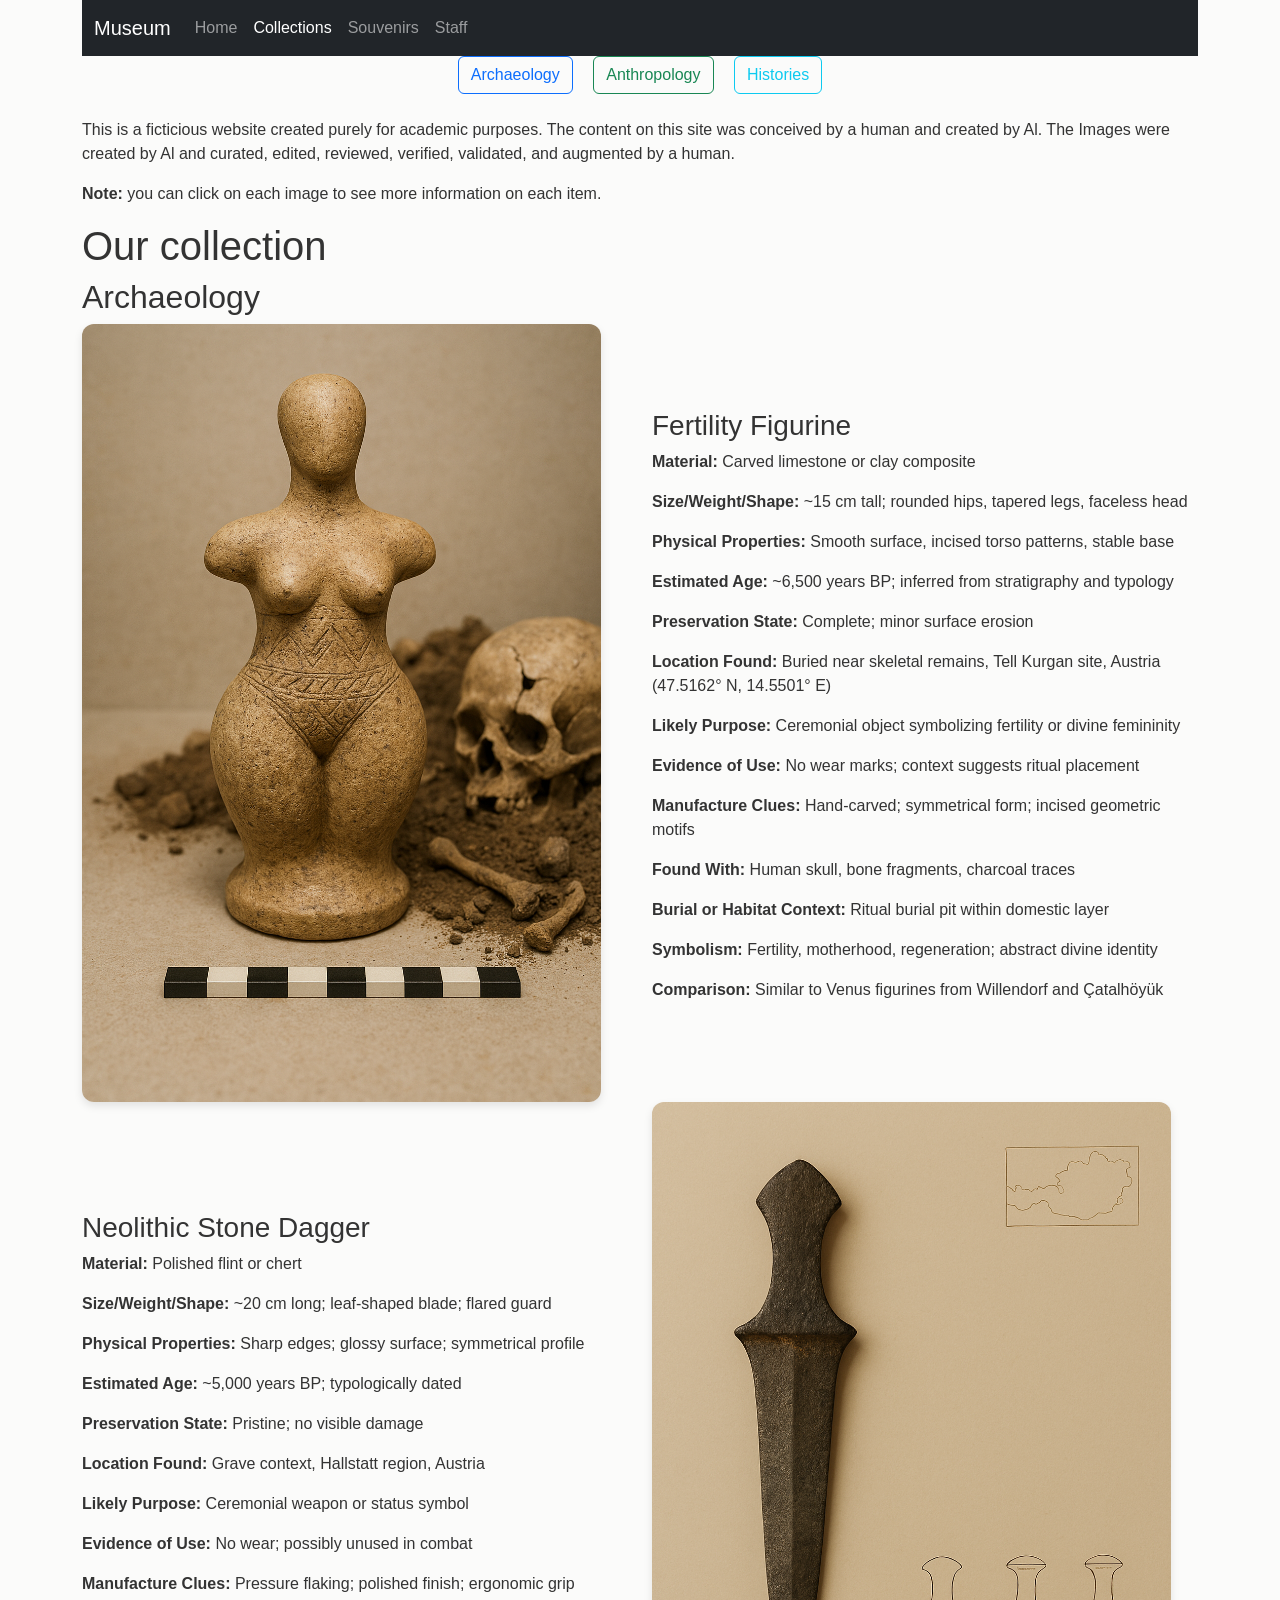
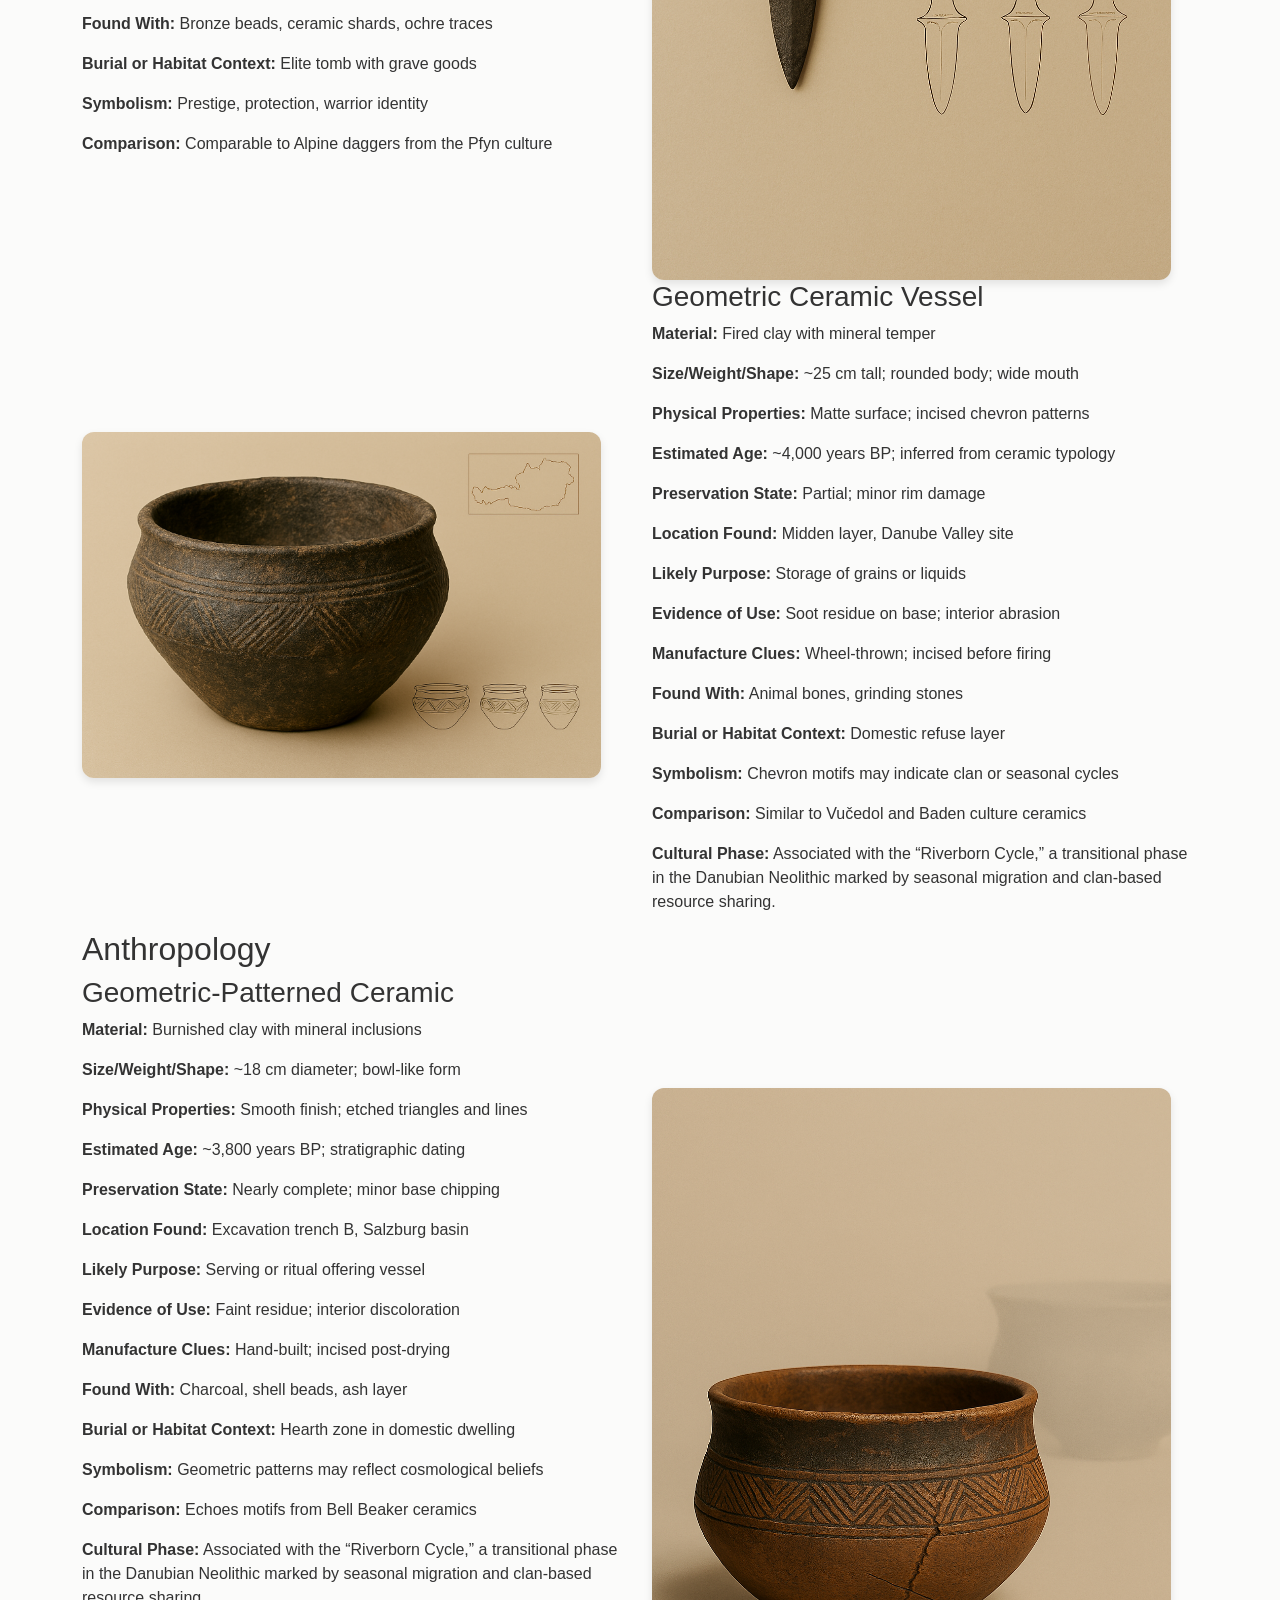
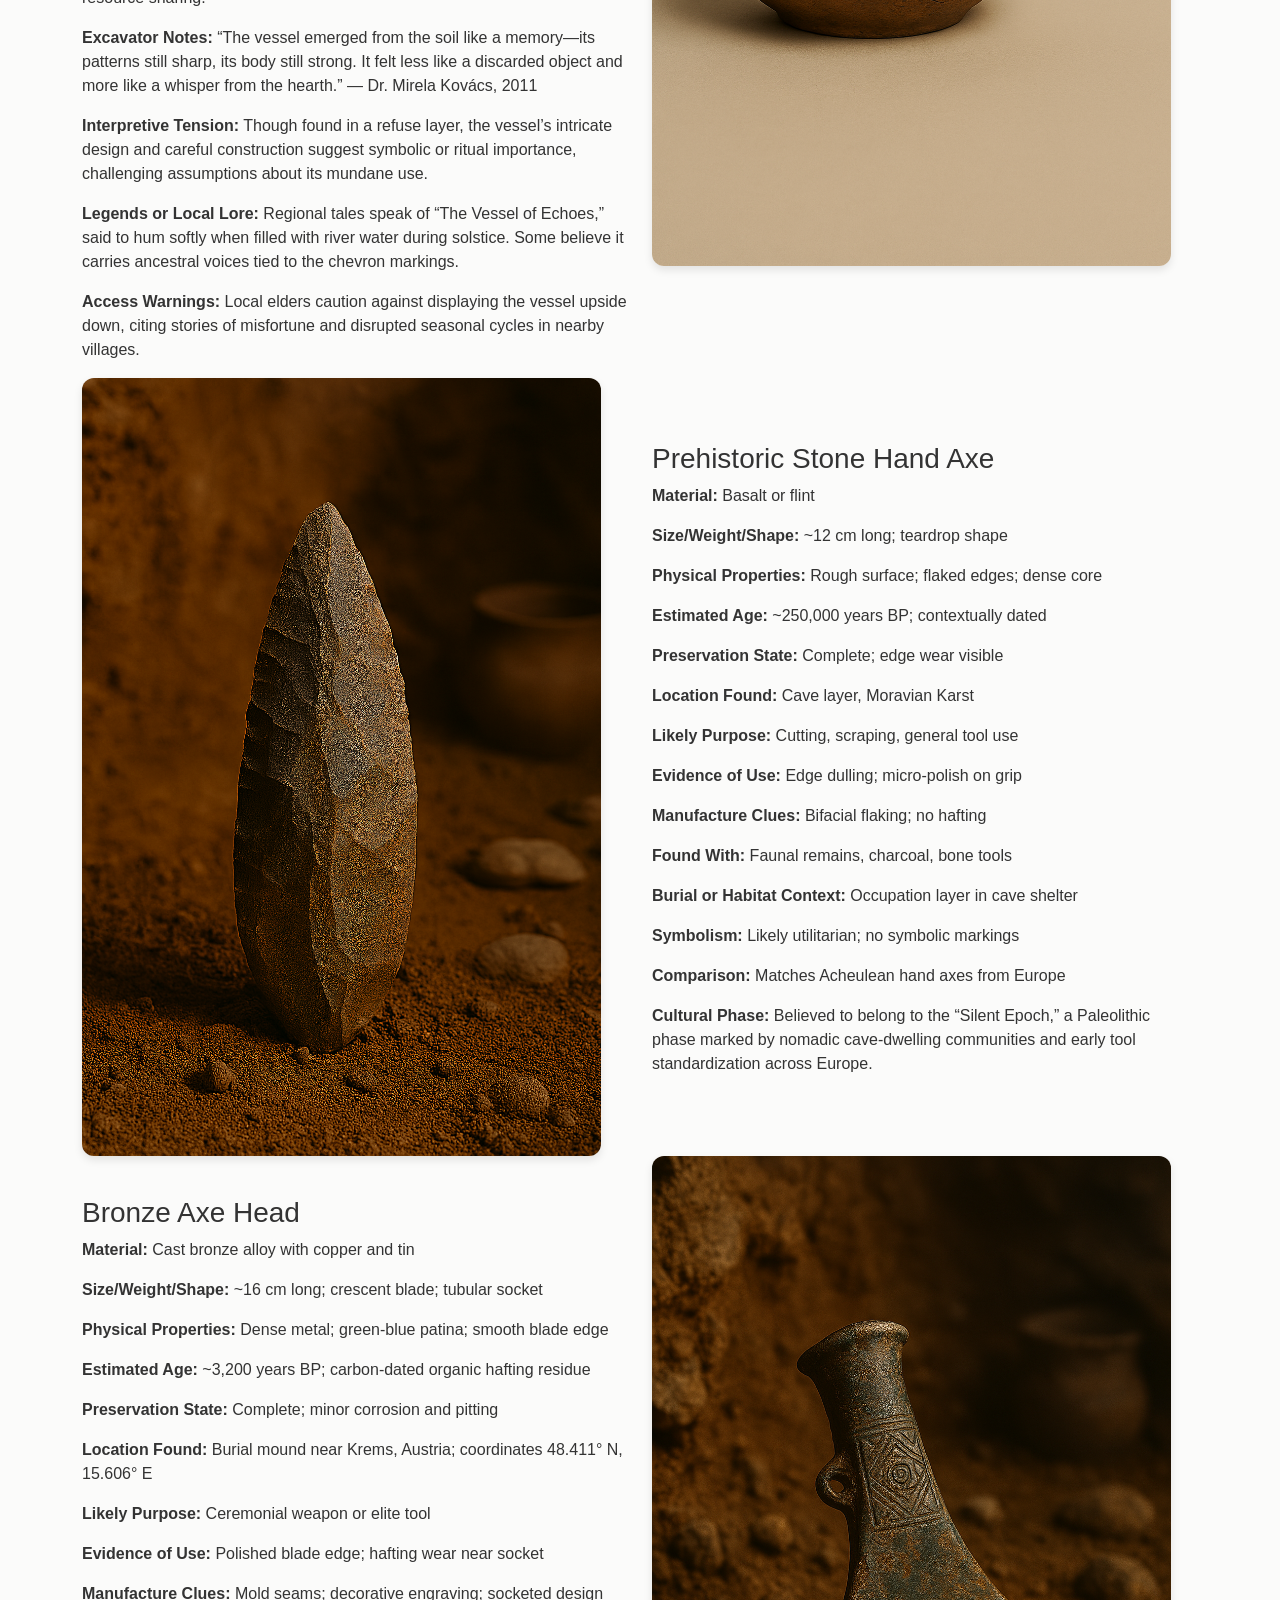
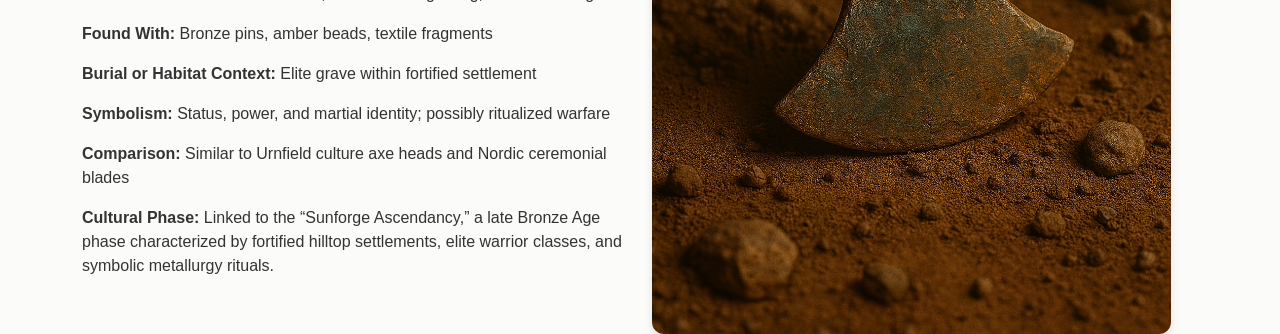
<file: collections.html>
<!DOCTYPE html>
<html lang="en">

<head>
  <meta charset="UTF-8">
  <title>Museum Personas</title>
  <link href="https://cdn.jsdelivr.net/npm/bootstrap@5.3.7/dist/css/bootstrap.min.css" rel="stylesheet">
  <link href="styles.css" rel="stylesheet">
 

</head>

<body>

  <div class="container">
    <!-- Navigation -->
    <nav class="navbar navbar-expand-lg navbar-dark bg-dark">
      <div class="container-fluid">
        <a class="navbar-brand" href="#">Museum</a>
        <div class="collapse navbar-collapse">
          <ul class="navbar-nav me-auto mb-2 mb-lg-0">
            <li class="nav-item"><a class="nav-link" href="index.html">Home</a></li>
            <li class="nav-item"><a class="nav-link active" href="collections.html">Collections</a></li>
            <li class="nav-item"><a class="nav-link" href="souvenirs.html">Souvenirs</a></li>
            <li class="nav-item"><a class="nav-link" href="personas.html">Staff</a></li>
          </ul>
        </div>
      </div>
    </nav>
    <div class="text-center mb-4">
      <a href="#archaeology" class="btn btn-outline-primary mx-2">Archaeology</a>
      <a href="#anthropology" class="btn btn-outline-success mx-2">Anthropology</a>
      <a id="histories" onclick="toggleHistories()" class="btn btn-outline-info mx-2">Histories</a>
    </div>

    <div class="row align-items-center">
      <div class="col-md-12">
        <p>This is a ficticious website created purely for academic purposes. The content on this site was conceived by
          a human and created by Al. The Images were created by Al and curated, edited, reviewed, verified, validated,
          and augmented by a human.</p>
          <p><strong>Note:</strong> you can click on each image to see more information on each item.</p>
      </div>
    </div>


    <h1 class="section-title"> Our collection</h1>

    <h2 class="section-title" id="archaeology"> Archaeology</h2>

    <!-- Fertility Figurine -->
    <div class="row bio-section align-items-center" id="fertility-figurine">
      <div class="col-md-6">
        <img src="images/collections/fertility-figurine.png" onclick="openPopup('fertility-figurine')"
          alt="Fertility Figurine" class="photo-img">
      </div>
      <div class="col-md-6">
        <div class="bio-card">
          <h3>Fertility Figurine</h3>
          <div class="facts">
            <p><strong>Material:</strong> Carved limestone or clay composite</p>
            <p><strong>Size/Weight/Shape:</strong> ~15 cm tall; rounded hips, tapered legs, faceless head</p>
            <p><strong>Physical Properties:</strong> Smooth surface, incised torso patterns, stable base</p>
            <p><strong>Estimated Age:</strong> ~6,500 years BP; inferred from stratigraphy and typology</p>
            <p><strong>Preservation State:</strong> Complete; minor surface erosion</p>
            <p><strong>Location Found:</strong> Buried near skeletal remains, Tell Kurgan site, Austria (47.5162° N,
              14.5501° E)</p>
            <p><strong>Likely Purpose:</strong> Ceremonial object symbolizing fertility or divine femininity</p>
            <p><strong>Evidence of Use:</strong> No wear marks; context suggests ritual placement</p>
            <p><strong>Manufacture Clues:</strong> Hand-carved; symmetrical form; incised geometric motifs</p>
            <p><strong>Found With:</strong> Human skull, bone fragments, charcoal traces</p>
            <p><strong>Burial or Habitat Context:</strong> Ritual burial pit within domestic layer</p>
            <p><strong>Symbolism:</strong> Fertility, motherhood, regeneration; abstract divine identity</p>
            <p><strong>Comparison:</strong> Similar to Venus figurines from Willendorf and Çatalhöyük</p>
          </div>
          <div class="cultural-phase hidden">
            <p><strong>Cultural Phase:</strong> Believed to originate from the Late Neolithic “Kurganic Hearth” phase, a
              transitional period marked by matrilineal clan structures and seasonal fertility rites.</p>
          </div>

          <div class="excavator-notes hidden">
            <p><strong>Excavator Notes:</strong> “When I brushed away the soil and saw her silhouette emerge, I felt a
              strange hush settle over the trench. It was as if the earth itself had been holding its breath.” — Dr.
              Lena Voss, 1997</p>
          </div>

          <div class="interpretive-tension hidden">
            <p><strong>Interpretive Tension:</strong> Though widely interpreted as a fertility icon, the absence of
              facial features and presence of burial remains suggest possible funerary or ancestral significance,
              complicating its symbolic role.</p>
          </div>

          <div class="local-lore hidden">
            <p><strong>Legends or Local Lore:</strong> In nearby villages, elders speak of “The Earthmother of Kurgan,”
              a stone woman who guards the bones of the forgotten and blesses the fields when honored with silence.</p>
          </div>

          <div class="access-warnings hidden">
            <p><strong>Access Warnings:</strong> Some local traditions advise against touching the figurine directly,
              citing ancestral taboos and stories of misfortune befalling those who disturb her resting place.</p>
          </div>
        </div>
      </div>
    </div>

    <!-- Neolithic Stone Dagger -->
    <div class="row bio-section align-items-center flex-md-row-reverse" id="stone-dagger">
      <div class="col-md-6">
        <img src="images/collections/stone-dagger.png" onclick="openPopup('stone-dagger')" alt="Neolithic Stone Dagger"
          class="photo-img">
      </div>
      <div class="col-md-6">
        <div class="bio-card">
          <h3>Neolithic Stone Dagger</h3>
          <div class="facts">
            <p><strong>Material:</strong> Polished flint or chert</p>
            <p><strong>Size/Weight/Shape:</strong> ~20 cm long; leaf-shaped blade; flared guard</p>
            <p><strong>Physical Properties:</strong> Sharp edges; glossy surface; symmetrical profile</p>
            <p><strong>Estimated Age:</strong> ~5,000 years BP; typologically dated</p>
            <p><strong>Preservation State:</strong> Pristine; no visible damage</p>
            <p><strong>Location Found:</strong> Grave context, Hallstatt region, Austria</p>
            <p><strong>Likely Purpose:</strong> Ceremonial weapon or status symbol</p>
            <p><strong>Evidence of Use:</strong> No wear; possibly unused in combat</p>
            <p><strong>Manufacture Clues:</strong> Pressure flaking; polished finish; ergonomic grip</p>
            <p><strong>Found With:</strong> Bronze beads, ceramic shards, ochre traces</p>
            <p><strong>Burial or Habitat Context:</strong> Elite tomb with grave goods</p>
            <p><strong>Symbolism:</strong> Prestige, protection, warrior identity</p>
            <p><strong>Comparison:</strong> Comparable to Alpine daggers from the Pfyn culture</p>
          </div>
          <div class="cultural-phase hidden">
            <p><strong>Cultural Phase:</strong> Attributed to the “Sunblade Horizon,” a ceremonial epoch within the Late
              Neolithic Hallstatt continuum, where elite warriors were buried with symbolic weapons to guide them into
              the
              afterlife.</p>
          </div>

          <div class="excavator-notes hidden">
            <p><strong>Excavator Notes:</strong> “The dagger lay untouched, gleaming as if freshly made. I felt a
              strange
              reverence—as though I had interrupted a vigil that had lasted five millennia.” — Prof. Elias Brenner, 2003
            </p>
          </div>

          <div class="interpretive-tension hidden">
            <p><strong>Interpretive Tension:</strong> Though its pristine condition suggests ceremonial use, the blade’s
              lethal sharpness and ergonomic grip imply it was fully functional—raising questions about the boundary
              between ritual and readiness.</p>
          </div>

          <div class="local-lore hidden">
            <p><strong>Legends or Local Lore:</strong> Local folklore speaks of the “Blade of the Silent Chief,” said to
              belong to a warrior who never spoke but led with unmatched clarity. Some say the dagger hums faintly when
              held in silence.</p>
          </div>

          <div class="access-warnings hidden">
            <p><strong>Access Warnings:</strong> Regional traditions caution against unsheathing replicas of the dagger
              during solstice rites, citing ancestral unrest and tales of spectral warriors appearing in mist.</p>
          </div>
        </div>
      </div>
    </div>

    <!-- Geometric Ceramic Vessel -->
    <div class="row bio-section align-items-center" id="ceramic-vessel">
      <div class="col-md-6">
        <img src="images/collections/ceramic-vessel.png" onclick="openPopup('ceramic-vessel')"
          alt="Geometric Ceramic Vessel" class="photo-img">
      </div>
      <div class="col-md-6">
        <div class="bio-card">
          <h3>Geometric Ceramic Vessel</h3>
          <div class="facts">
            <p><strong>Material:</strong> Fired clay with mineral temper</p>
            <p><strong>Size/Weight/Shape:</strong> ~25 cm tall; rounded body; wide mouth</p>
            <p><strong>Physical Properties:</strong> Matte surface; incised chevron patterns</p>
            <p><strong>Estimated Age:</strong> ~4,000 years BP; inferred from ceramic typology</p>
            <p><strong>Preservation State:</strong> Partial; minor rim damage</p>
            <p><strong>Location Found:</strong> Midden layer, Danube Valley site</p>
            <p><strong>Likely Purpose:</strong> Storage of grains or liquids</p>
            <p><strong>Evidence of Use:</strong> Soot residue on base; interior abrasion</p>
            <p><strong>Manufacture Clues:</strong> Wheel-thrown; incised before firing</p>
            <p><strong>Found With:</strong> Animal bones, grinding stones</p>
            <p><strong>Burial or Habitat Context:</strong> Domestic refuse layer</p>
            <p><strong>Symbolism:</strong> Chevron motifs may indicate clan or seasonal cycles</p>
            <p><strong>Comparison:</strong> Similar to Vučedol and Baden culture ceramics</p>
            <p><strong>Cultural Phase:</strong> Associated with the “Riverborn Cycle,” a transitional phase in the
              Danubian
              Neolithic marked by seasonal migration and clan-based resource sharing.</p>
          </div>
        </div>

        <div class="excavator-notes hidden">
          <p><strong>Excavator Notes:</strong> “The vessel emerged from the soil like a memory—its patterns still sharp,
            its body still strong. It felt less like a discarded object and more like a whisper from the hearth.” — Dr.
            Mirela Kovács, 2011</p>
        </div>

        <div class="interpretive-tension hidden">
          <p><strong>Interpretive Tension:</strong> Though found in a refuse layer, the vessel’s intricate design and
            careful construction suggest symbolic or ritual importance, challenging assumptions about its mundane use.
          </p>
        </div>

        <div class="local-lore hidden">
          <p><strong>Legends or Local Lore:</strong> Regional tales speak of “The Vessel of Echoes,” said to hum softly
            when filled with river water during solstice. Some believe it carries ancestral voices tied to the chevron
            markings.</p>
        </div>

        <div class="access-warnings hidden">
          <p><strong>Access Warnings:</strong> Local elders caution against displaying the vessel upside down, citing
            stories of misfortune and disrupted seasonal cycles in nearby villages.</p>
        </div>
      </div>
    </div>

    <h2 class="section-title" id="anthropology"> Anthropology</h2>

    <!-- Geometric-Patterned Ceramic -->
    <div class="row bio-section align-items-center flex-md-row-reverse" id="patterned-ceramic">
      <div class="col-md-6">
        <img src="images/collections/patterned-ceramic.png" onclick="openPopup('patterned-ceramic')"
          alt="Geometric-Patterned Ceramic" class="photo-img">
      </div>
      <div class="col-md-6">
        <div class="bio-card">
          <h3>Geometric-Patterned Ceramic</h3>
          <div class="facts">
            <p><strong>Material:</strong> Burnished clay with mineral inclusions</p>
            <p><strong>Size/Weight/Shape:</strong> ~18 cm diameter; bowl-like form</p>
            <p><strong>Physical Properties:</strong> Smooth finish; etched triangles and lines</p>
            <p><strong>Estimated Age:</strong> ~3,800 years BP; stratigraphic dating</p>
            <p><strong>Preservation State:</strong> Nearly complete; minor base chipping</p>
            <p><strong>Location Found:</strong> Excavation trench B, Salzburg basin</p>
            <p><strong>Likely Purpose:</strong> Serving or ritual offering vessel</p>
            <p><strong>Evidence of Use:</strong> Faint residue; interior discoloration</p>
            <p><strong>Manufacture Clues:</strong> Hand-built; incised post-drying</p>
            <p><strong>Found With:</strong> Charcoal, shell beads, ash layer</p>
            <p><strong>Burial or Habitat Context:</strong> Hearth zone in domestic dwelling</p>
            <p><strong>Symbolism:</strong> Geometric patterns may reflect cosmological beliefs</p>
            <p><strong>Comparison:</strong> Echoes motifs from Bell Beaker ceramics</p>
          </div>

          <div class="cultural-phase">
            <p><strong>Cultural Phase:</strong> Associated with the “Riverborn Cycle,” a transitional phase in the
              Danubian Neolithic marked by seasonal migration and clan-based resource sharing.</p>
          </div>

          <div class="excavator-notes">
            <p><strong>Excavator Notes:</strong> “The vessel emerged from the soil like a memory—its patterns still
              sharp, its body still strong. It felt less like a discarded object and more like a whisper from the
              hearth.” — Dr. Mirela Kovács, 2011</p>
          </div>

          <div class="interpretive-tension">
            <p><strong>Interpretive Tension:</strong> Though found in a refuse layer, the vessel’s intricate design and
              careful construction suggest symbolic or ritual importance, challenging assumptions about its mundane use.
            </p>
          </div>

          <div class="local-lore">
            <p><strong>Legends or Local Lore:</strong> Regional tales speak of “The Vessel of Echoes,” said to hum
              softly when filled with river water during solstice. Some believe it carries ancestral voices tied to the
              chevron markings.</p>
          </div>

          <div class="access-warnings">
            <p><strong>Access Warnings:</strong> Local elders caution against displaying the vessel upside down, citing
              stories of misfortune and disrupted seasonal cycles in nearby villages.</p>
          </div>
        </div>
      </div>
    </div>

    <!-- Prehistoric Stone Hand Axe -->
    <div class="row bio-section align-items-center" id='stone-axe'>
      <div class="col-md-6">
        <img src="images/collections/stone-hand-axe.png" onclick="openPopup('stone-axe')"
          alt="Prehistoric Stone Hand Axe" class="photo-img">
      </div>
      <div class="col-md-6">
        <div class="bio-card">
          <h3>Prehistoric Stone Hand Axe</h3>
          <div class="facts">
            <p><strong>Material:</strong> Basalt or flint</p>
            <p><strong>Size/Weight/Shape:</strong> ~12 cm long; teardrop shape</p>
            <p><strong>Physical Properties:</strong> Rough surface; flaked edges; dense core</p>
            <p><strong>Estimated Age:</strong> ~250,000 years BP; contextually dated</p>
            <p><strong>Preservation State:</strong> Complete; edge wear visible</p>
            <p><strong>Location Found:</strong> Cave layer, Moravian Karst</p>
            <p><strong>Likely Purpose:</strong> Cutting, scraping, general tool use</p>
            <p><strong>Evidence of Use:</strong> Edge dulling; micro-polish on grip</p>
            <p><strong>Manufacture Clues:</strong> Bifacial flaking; no hafting</p>
            <p><strong>Found With:</strong> Faunal remains, charcoal, bone tools</p>
            <p><strong>Burial or Habitat Context:</strong> Occupation layer in cave shelter</p>
            <p><strong>Symbolism:</strong> Likely utilitarian; no symbolic markings</p>
            <p><strong>Comparison:</strong> Matches Acheulean hand axes from Europe</p>
            <p><strong>Cultural Phase:</strong> Believed to belong to the “Silent Epoch,” a Paleolithic phase marked
              by nomadic cave-dwelling communities and early tool standardization across Europe.</p>
          </div>
        </div>

        <div class="excavator-notes hidden">
          <p><strong>Excavator Notes:</strong> “It was nestled in ash and bone, as if placed deliberately. Holding
            it, I felt the weight of repetition—of hands that shaped and used it long before language.” — Dr.
            Tomasz
            Varga, 2007</p>
        </div>

        <div class="interpretive-tension hidden">
          <p><strong>Interpretive Tension:</strong> Though clearly utilitarian, its placement among symbolic
            faunal
            arrangements suggests possible ritual deposition, challenging assumptions about early cognitive
            boundaries.</p>
        </div>

        <div class="local-lore hidden">
          <p><strong>Legends or Local Lore:</strong> Locals refer to it as “The Ember Fang,” believed to be a
            relic
            of the first fire-bringers. Some say it was forged in the heart of a thunderstone and passed down
            through generations of cave guardians.</p>
        </div>

        <div class="access-warnings hidden">
          <p><strong>Access Warnings:</strong> Regional folklore warns against displaying the axe near open flame,
            citing tales of sudden cave collapses and ancestral unrest stirred by its exposure.</p>
        </div>
      </div>
    </div>

    <!-- Bronze Axe Head -->
    <div class="row bio-section align-items-center flex-md-row-reverse" id="bronze-axe">
      <div class="col-md-6">
        <img src="images/collections/bronze-axe-head.png" onclick="openPopup('bronze-axe')" alt="Bronze Axe Head"
          class="photo-img">
      </div>
      <div class="col-md-6">
        <div class="bio-card">
          <h3>Bronze Axe Head</h3>
          <div class="facts">
            <p><strong>Material:</strong> Cast bronze alloy with copper and tin</p>
            <p><strong>Size/Weight/Shape:</strong> ~16 cm long; crescent blade; tubular socket</p>
            <p><strong>Physical Properties:</strong> Dense metal; green-blue patina; smooth blade edge</p>
            <p><strong>Estimated Age:</strong> ~3,200 years BP; carbon-dated organic hafting residue</p>
            <p><strong>Preservation State:</strong> Complete; minor corrosion and pitting</p>
            <p><strong>Location Found:</strong> Burial mound near Krems, Austria; coordinates 48.411° N, 15.606° E</p>
            <p><strong>Likely Purpose:</strong> Ceremonial weapon or elite tool</p>
            <p><strong>Evidence of Use:</strong> Polished blade edge; hafting wear near socket</p>
            <p><strong>Manufacture Clues:</strong> Mold seams; decorative engraving; socketed design</p>
            <p><strong>Found With:</strong> Bronze pins, amber beads, textile fragments</p>
            <p><strong>Burial or Habitat Context:</strong> Elite grave within fortified settlement</p>
            <p><strong>Symbolism:</strong> Status, power, and martial identity; possibly ritualized warfare</p>
            <p><strong>Comparison:</strong> Similar to Urnfield culture axe heads and Nordic ceremonial blades</p>
            <p><strong>Cultural Phase:</strong> Linked to the “Sunforge Ascendancy,” a late Bronze Age phase
              characterized
              by fortified hilltop settlements, elite warrior classes, and symbolic metallurgy rituals.</p>
          </div>
        </div>

        <div class="excavator-notes hidden">
          <p><strong>Excavator Notes:</strong> “The axe was nestled among amber and cloth, like a relic of a
            vanished
            oath. Its blade shimmered faintly in the soil—less a tool, more a declaration.” — Dr. Anika Roth, 2015
          </p>
        </div>

        <div class="interpretive-tension hidden">
          <p><strong>Interpretive Tension:</strong> Though clearly functional, the ornate engravings and burial
            context
            suggest it was never wielded in battle—raising questions about the performative nature of Bronze Age
            warfare.</p>
        </div>

        <div class="local-lore hidden">
          <p><strong>Legends or Local Lore:</strong> Known in regional folklore as “The Crescent Fang,” said to
            belong
            to a warrior-priest who could cleave thunder and command silence. Some tales claim the axe sings when
            moonlight strikes its edge.</p>
        </div>

        <div class="access-warnings hidden">
          <p><strong>Access Warnings:</strong> Local tradition forbids replicas from being displayed near burial
            sites,
            citing ancestral unrest and stories of dreams haunted by metallic whispers.</p>
        </div>
      </div>
    </div>
  </div>
  <div id="popup" class="popup-overlay">
    <div class="popup-content">
      <button class="popup-close" onclick="closePopup()">×</button>
      <h2>Title</h2>
      <h3>Facts</h3>
      <div id="popupfacts"></div>
      <h3>Interpretive Facts</h3>
      <p id="access-warnings-fact"></p>
      <p id="local-lore-fact"></p>
      <p id="interpretive-tension-fact"></p>
      <p id="excavator-notes-fact"></p>
    </div>
  </div>
  <script>
    function openPopup(name) {
      var popup = document.getElementById('popup')
      var item = document.getElementById(name)
      popup.querySelector('h2').innerText = item.querySelector('h3').innerText
      document.getElementById('popupfacts').innerHTML = item.querySelector('.facts').innerHTML

      var notes = ['excavator-notes', 'access-warnings', 'local-lore', 'interpretive-tension']
      for (var i = 0; i < notes.length; i++) {
        const match = item.querySelector('.' + notes[i]);
        document.getElementById([notes[i] + '-fact']).innerHTML = match.innerHTML
      }

      document.getElementById('popup').classList.add('active');
    }

    function closePopup() {
      document.getElementById('popup').classList.remove('active');
    }

    function toggleHistories() {
      var notes = ['excavator-notes', 'access-warnings', 'local-lore', 'interpretive-tension']
      for (var i = 0; i < notes.length; i++) {
        const match = document.querySelector('.' + notes[i]);
        if (match.classList.contains('hidden')) {
          match.classList.remove('hidden')
        } else {
          match.classList.add('hidden')
        }
      }

    }
  </script>
</body>

</html>
</file>
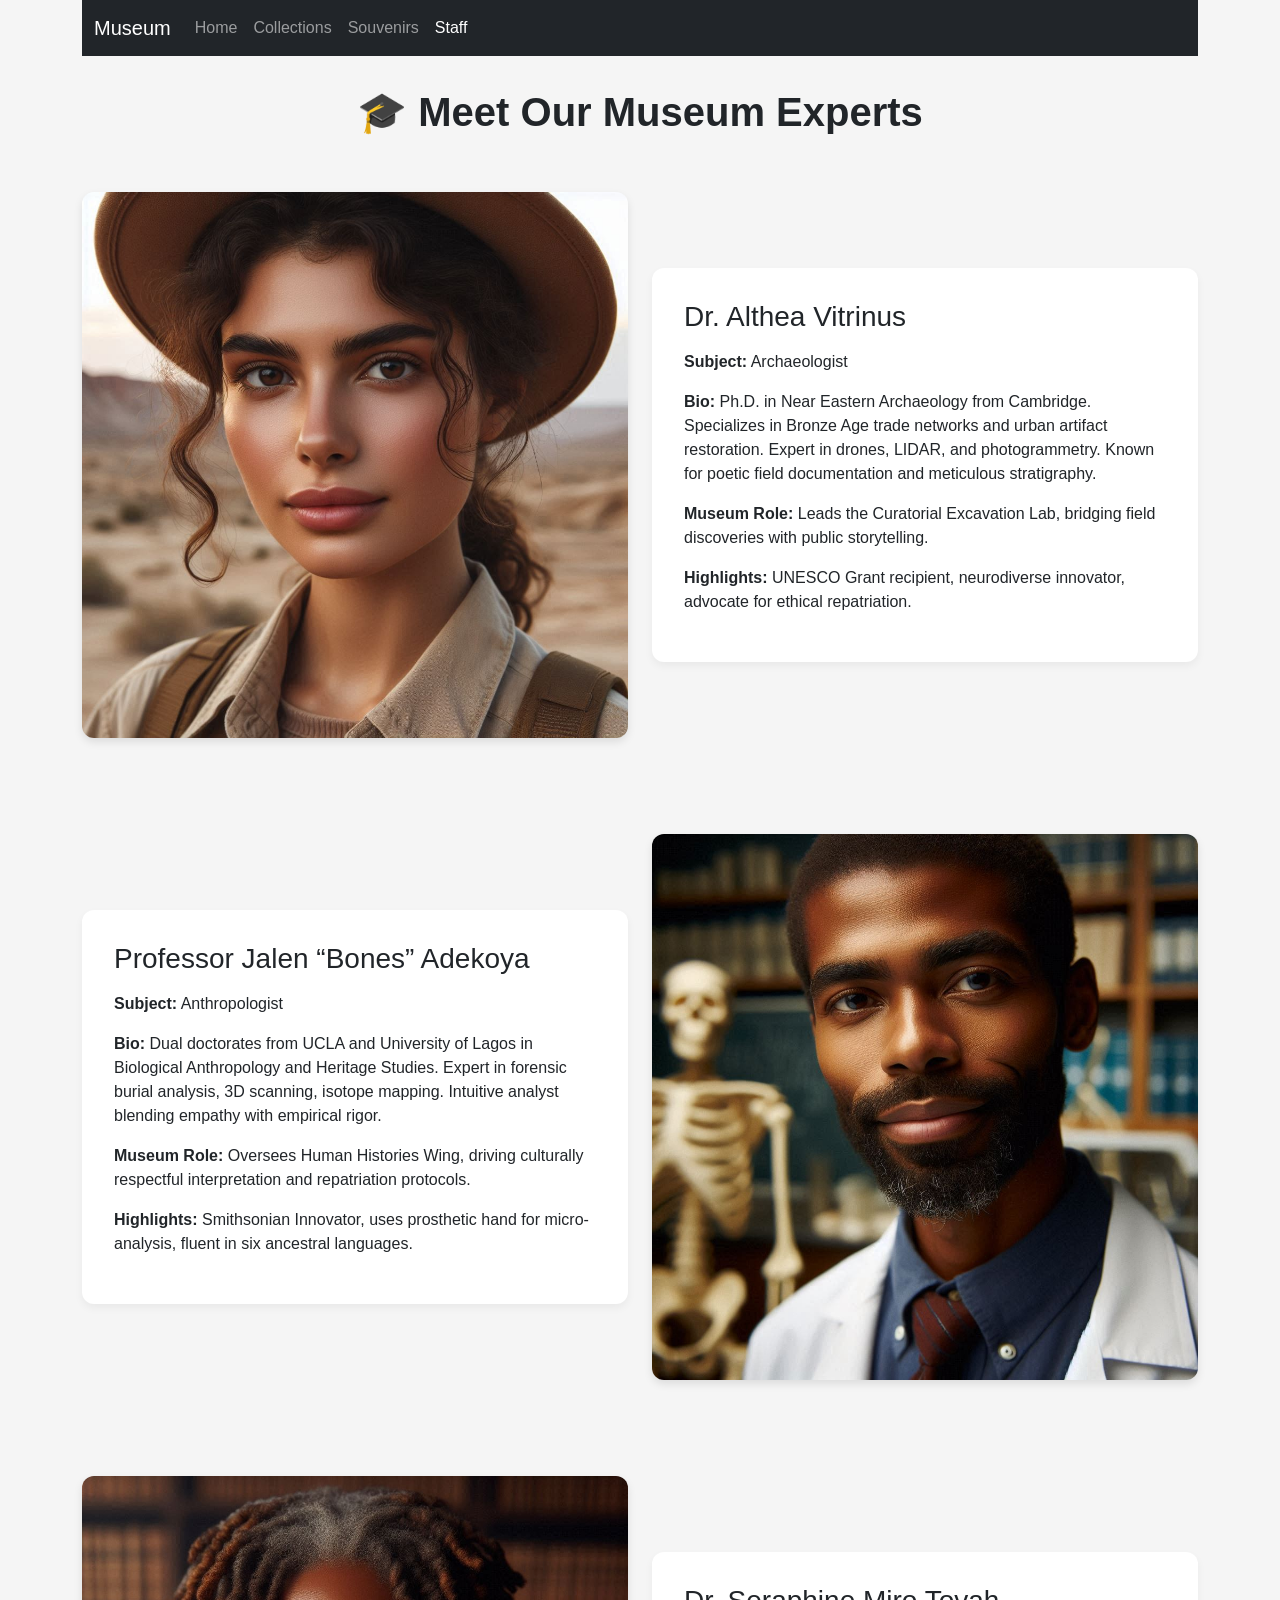
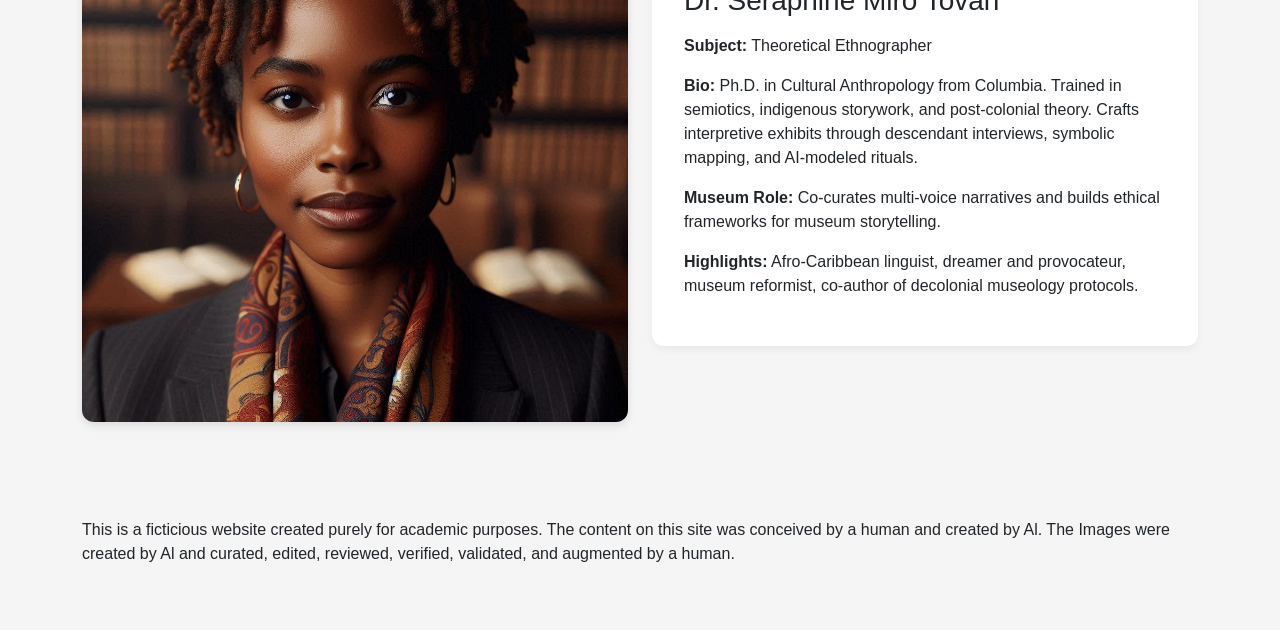
<file: personas.html>
<!DOCTYPE html>
<html lang="en">
<head>
  <meta charset="UTF-8">
  <title>Museum Personas</title>
  <link href="https://cdn.jsdelivr.net/npm/bootstrap@5.3.7/dist/css/bootstrap.min.css" rel="stylesheet">
  <style>
    body {
      background-color: #f5f5f5;
      font-family: 'Segoe UI', sans-serif;
    }
    .bio-section {
      padding: 3rem 0;
    }
    .bio-img {
      max-width: 100%;
      border-radius: 12px;
      box-shadow: 0 4px 8px rgba(0,0,0,0.1);
    }
    .bio-card {
      background-color: #ffffff;
      padding: 2rem;
      border-radius: 12px;
      box-shadow: 0 4px 8px rgba(0,0,0,0.05);
    }
    .bio-card h3 {
      margin-bottom: 1rem;
    }
    .section-title {
      text-align: center;
      padding-top: 2rem;
      font-weight: 600;
    }
  </style>
</head>
<body>

<div class="container">
 <!-- Navigation -->
  <nav class="navbar navbar-expand-lg navbar-dark bg-dark">
    <div class="container-fluid">
      <a class="navbar-brand" href="#">Museum</a>
      <div class="collapse navbar-collapse">
        <ul class="navbar-nav me-auto mb-2 mb-lg-0">
          <li class="nav-item"><a class="nav-link" href="index.html">Home</a></li>
          <li class="nav-item"><a class="nav-link" href="collections.html">Collections</a></li>
          <li class="nav-item"><a class="nav-link" href="souvenirs.html">Souvenirs</a></li>
          <li class="nav-item"><a class="nav-link active" href="personas.html">Staff</a></li>
        </ul>
      </div>
    </div>
  </nav>

  <h1 class="section-title">🎓 Meet Our Museum Experts</h1>

  <!-- Dr. Althea Vitrinus -->
  <div class="row bio-section align-items-center">
    <div class="col-md-6">
      <img src="images/staff/dr-vitrinus.jpg" alt="Dr. Althea Vitrinus" class="bio-img">
    </div>
    <div class="col-md-6">
      <div class="bio-card">
        <h3>Dr. Althea Vitrinus</h3>
        <p><strong>Subject:</strong> Archaeologist</p>
        <p><strong>Bio:</strong> Ph.D. in Near Eastern Archaeology from Cambridge. Specializes in Bronze Age trade networks and urban artifact restoration. Expert in drones, LIDAR, and photogrammetry. Known for poetic field documentation and meticulous stratigraphy.</p>
        <p><strong>Museum Role:</strong> Leads the Curatorial Excavation Lab, bridging field discoveries with public storytelling.</p>
        <p><strong>Highlights:</strong> UNESCO Grant recipient, neurodiverse innovator, advocate for ethical repatriation.</p>
      </div>
    </div>
  </div>

  <!-- Professor Jalen Adekoya -->
  <div class="row bio-section align-items-center flex-md-row-reverse">
    <div class="col-md-6">
      <img src="images/staff/prof-adekoya.jpg" alt="Professor Jalen Adekoya" class="bio-img">
    </div>
    <div class="col-md-6">
      <div class="bio-card">
        <h3>Professor Jalen “Bones” Adekoya</h3>
        <p><strong>Subject:</strong> Anthropologist</p>
        <p><strong>Bio:</strong> Dual doctorates from UCLA and University of Lagos in Biological Anthropology and Heritage Studies. Expert in forensic burial analysis, 3D scanning, isotope mapping. Intuitive analyst blending empathy with empirical rigor.</p>
        <p><strong>Museum Role:</strong> Oversees Human Histories Wing, driving culturally respectful interpretation and repatriation protocols.</p>
        <p><strong>Highlights:</strong> Smithsonian Innovator, uses prosthetic hand for micro-analysis, fluent in six ancestral languages.</p>
      </div>
    </div>
  </div>

  <!-- Dr. Seraphine Miro Tovah -->
  <div class="row bio-section align-items-center">
    <div class="col-md-6">
      <img src="images/staff/seraphine-tovah.jpg" alt="Dr. Seraphine Tovah" class="bio-img">
    </div>
    <div class="col-md-6">
      <div class="bio-card">
        <h3>Dr. Seraphine Miro Tovah</h3>
        <p><strong>Subject:</strong> Theoretical Ethnographer</p>
        <p><strong>Bio:</strong> Ph.D. in Cultural Anthropology from Columbia. Trained in semiotics, indigenous storywork, and post-colonial theory. Crafts interpretive exhibits through descendant interviews, symbolic mapping, and AI-modeled rituals.</p>
        <p><strong>Museum Role:</strong> Co-curates multi-voice narratives and builds ethical frameworks for museum storytelling.</p>
        <p><strong>Highlights:</strong> Afro-Caribbean linguist, dreamer and provocateur, museum reformist, co-author of decolonial museology protocols.</p>
      </div>
    </div>
  </div>

  <div class="row bio-section align-items-center">
    <div class="col-md-12">
        <p>This is a ficticious website created purely for academic purposes. The content on this site was conceived by a human and created by Al. The Images were created by Al and curated, edited, reviewed, verified, validated, and augmented by a human.</p>
    </div>
  </div>

</div>

<script src="https://cdn.jsdelivr.net/npm/bootstrap@5.3.7/dist/js/bootstrap.bundle.min.js"></script>
</body>
</html>
</file>
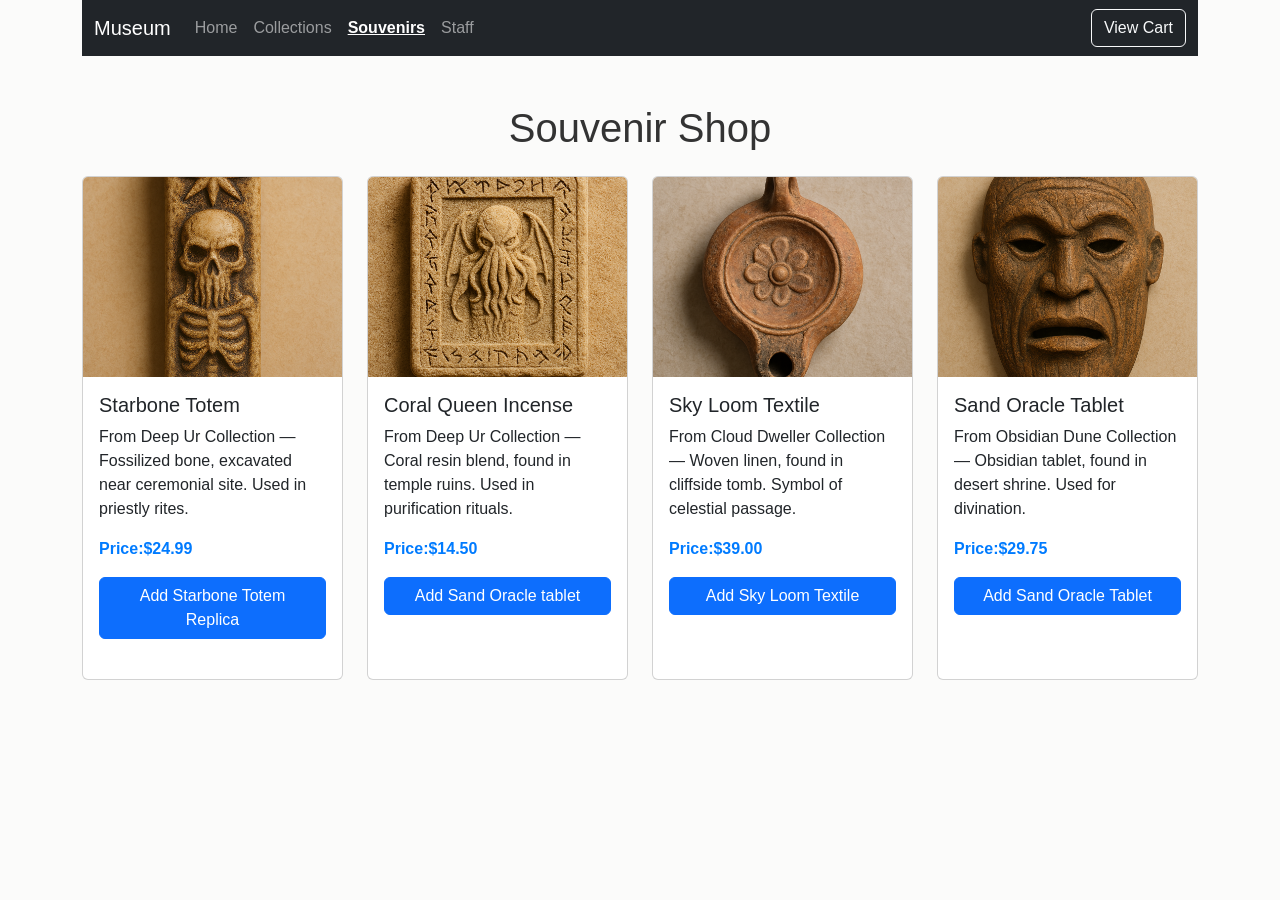
<file: souvenirs.html>
<!DOCTYPE html>
<html lang="en">

<head>
  <meta charset="UTF-8" />
  <meta name="viewport" content="width=device-width, initial-scale=1.0" />
  <title>Museum Shop</title>
  <link href="https://cdn.jsdelivr.net/npm/bootstrap@5.3.0/dist/css/bootstrap.min.css" rel="stylesheet">
  <script src="cart.js"></script>
  <link href="styles.css" rel="stylesheet">
  <style>
    .souvenir-card img {
      cursor: pointer;
      object-fit: cover;
      height: 200px;
    }

    .price {
      font-weight: bold;
      color: #007BFF;
    }

    .navbar-nav .nav-link.active {
      font-weight: bold;
      text-decoration: underline;
    }

    .qty-badge {
      display: inline-block;
      margin-top: 0.5rem;
      font-size: 0.9rem;
      color: #333;
      font-weight: 600;
    }
  </style>
</head>

<body>
  <div class="container">
    <!-- Navigation -->
    <nav class="navbar navbar-expand-lg navbar-dark bg-dark">
      <div class="container-fluid">
        <a class="navbar-brand" href="#">Museum</a>
        <div class="collapse navbar-collapse">
          <ul class="navbar-nav me-auto mb-2 mb-lg-0">
            <li class="nav-item"><a class="nav-link" href="index.html">Home</a></li>
            <li class="nav-item"><a class="nav-link" href="collections.html">Collections</a></li>
            <li class="nav-item"><a class="nav-link active" href="souvenirs.html">Souvenirs</a></li>
            <li class="nav-item"><a class="nav-link" href="personas.html">Staff</a></li>
          </ul>
          <button onclick="openCart()" id="viewCartBtn" class="btn btn-outline-light ms-auto">View
            Cart</button>
        </div>
      </div>
  </div>
  </nav>

  <!-- Main Content -->
  <main class="container my-5">
    <h1 class="text-center mb-4">Souvenir Shop</h1>
    <div class="row g-4">

      <!-- Item 1 -->
      <div class="col-md-6 col-lg-3">
        <div class="card souvenir-card h-100" data-id="item001" title="Replica of the Starbone Fossil">
          <img src="images/souvenirs/starbone-totem-replica.png" class="card-img-top" alt="Starbone Totem Replica"
            onclick="openModal(this)">
          <div class="card-body">
            <h5 class="card-title">Starbone Totem</h5>
            <p class="card-text">From Deep Ur Collection — Fossilized bone, excavated near ceremonial site. Used in
              priestly rites.</p>
            <p class="price">Price:$24.99</p>
            <button class="btn btn-primary w-100" id="item001" data-name="Starbone Totem" data-price="24.99"
              data-image="images/souvenirs/starbone-totem-replica.png" onclick="addToCart(this)">Add Starbone Totem
              Replica</button>
            <span class="qty-badge" aria-live="polite"></span>
            <!-- <button class="btn btn-primary w-100" onclick="addToCart('item001')">Add Starbone Totem to Cart</button> -->
          </div>
        </div>
      </div>

      <!-- Item 2 -->
      <div class="col-md-6 col-lg-3">
        <div class="card souvenir-card h-100" data-id="item002"
          title="Scent of the Coral Queen incense, crafted in the style of Deep Ur priests.">
          <img src="images/souvenirs/sand-oracle-tablet.png" class="card-img-top" alt="Sand Oracle tablet"
            onclick="openModal(this)">
          <div class="card-body">
            <h5 class="card-title">Coral Queen Incense</h5>
            <p class="card-text">From Deep Ur Collection — Coral resin blend, found in temple ruins. Used in
              purification rituals.</p>
            <p class="price">Price:$14.50</p>
            <button class="btn btn-primary w-100" id="item002" data-name="Coral Queen Incense" data-price="14.50"
              data-image="images/souvenirs/sand-oracle-tablet.png" onclick="addToCart(this)">Add Sand Oracle
              tablet</button>
            <span class="qty-badge" aria-live="polite"></span>
            <!-- <button class="btn btn-primary w-100" onclick="addToCart('item002')">Add Coral Queen Incense to Cart</button> -->
          </div>
        </div>
      </div>

      <!-- Item 3 -->
      <div class="col-md-6 col-lg-3">
        <div class="card souvenir-card h-100" data-id="item003"
          title="Echoes of the Sky Loom — woven in the style of the Cloud Dwellers.">
          <img src="images/souvenirs/clay-oil-lamp.png" class="card-img-top" alt="Clay Oil Lamp"
            onclick="openModal(this)">
          <div class="card-body">
            <h5 class="card-title">Sky Loom Textile</h5>
            <p class="card-text">From Cloud Dweller Collection — Woven linen, found in cliffside tomb. Symbol of
              celestial passage.</p>
            <p class="price">Price:$39.00</p>
            <button class="btn btn-primary w-100" id="item003" data-name="Sky Loom Textile" data-price="39.00"
              data-image="images/souvenirs/clay-oil-lamp.png" onclick="addToCart(this)">Add Sky Loom Textile</button>
            <span class="qty-badge" aria-live="polite"></span>
            <!-- <button class="btn btn-primary w-100" onclick="addToCart('item003')">Add Sky Loom Textile to Cart</button> -->
          </div>
        </div>
      </div>

      <!-- Item 4 -->
      <div class="col-md-6 col-lg-3">
        <div class="card souvenir-card h-100" data-id="item004"
          title="Whispers of the Sand Oracle — etched in obsidian.">
          <img src="images/souvenirs/ancestral-mask.png" class="card-img-top" alt="ancestral mask"
            onclick="openModal(this)">
          <div class="card-body">
            <h5 class="card-title">Sand Oracle Tablet</h5>
            <p class="card-text">From Obsidian Dune Collection — Obsidian tablet, found in desert shrine. Used for
              divination.</p>
            <p class="price">Price:$29.75</p>
            <button class="btn btn-primary w-100" id="item004" data-name="Sand Oracle Tablet" data-price="29.75"
              data-image="images/souvenirs/ancestral-mask.png" onclick="addToCart(this)">Add Sand Oracle Tablet</button>
            <span class="qty-badge" aria-live="polite"></span>
            <!-- <button class="btn btn-primary w-100" onclick="addToCart('item004')">Add Sand Oracle Tablet to Cart</button> -->
          </div>
        </div>
      </div>

    </div>
  </main>
  </div>
  <div id="popup" class="popup-overlay">
    <div class="popup-content">
      <button class="popup-close" onclick="closeCart()">×</button>
      <h2>Cart</h2>
      <input type="checkbox" id="memberCheckbox" onchange="render()" />
      <label class="form-check-label" for="memberCheckbox">✅ Member</label>
      <div id="cartContainer" />
    </div>
    <script>
      function openCart() {
        document.getElementById('popup').classList.add('active');
      }

      function closeCart() {
        document.getElementById('popup').classList.remove('active');
      }

      render();
    </script>

    <script src="https://cdn.jsdelivr.net/npm/bootstrap@5.3.0/dist/js/bootstrap.bundle.min.js"></script>
</body>

</html>
</file>
<file: styles.css>
body {
  font-family: 'Segoe UI', sans-serif;
  margin: 0;
  background-color: #fbfbfa;
  color: #333;
}

.top-banner,
.bottom-banner {
  width: 100%;
  background-color: #dcdcdc;
  padding: 1em;
  text-align: center;
  font-size: 1.2em;
  font-weight: bold;
}

.navigation {
  display: flex;
  justify-content: center;
  gap: 2em;
  margin: 1em 0;
}

button {
  padding: 0.7em 1.5em;
  background-color: #e6e6e6;
  border: 1px solid #aaa;
  font-size: 1em;
  cursor: pointer;
  transition: background-color 0.3s ease;
}

button:hover {
  background-color: #ccc;
}

.three-columns {
  display: flex;
  justify-content: space-between;
  padding: 2em;
  gap: 2%;
}

.three-columns section {
  flex: 1;
  background-color: #ffffff;
  border: 1px solid #ddd;
  padding: 1em;
  box-shadow: 1px 1px 8px rgba(0, 0, 0, 0.05);
}

.staff-section {
  padding: 2em;
  text-align: center;
}

.staff-section img {
  max-width: 80%;
  border-radius: 8px;
  margin-bottom: 1em;
}

.collection-nav {
  display: flex;
  justify-content: space-evenly;
  margin-top: 2em;
}

.hidden {
  display: none !important;
}

.popup-overlay {
  position: fixed;
  top: 0;
  left: 0;
  width: 100vw;
  height: 100vh;
  background-color: rgba(0, 0, 0, 0.8);
  /* semi-transparent black */
  display: flex;
  justify-content: center;
  align-items: center;
  z-index: 9999;
  visibility: hidden;
}

/* Show popup */
.popup-overlay.active {
  visibility: visible;
  opacity: 1;
}

/* Popup content box */
.popup-content {
  background-color: #fff;
  padding: 2rem;
  border-radius: 12px;
  max-width: 600px;
  width: 90%;
  text-align: center;
  box-shadow: 0 8px 16px rgba(0, 0, 0, 0.3);
  position: relative;
}

/* Close button */
.popup-close {
  position: absolute;
  top: 12px;
  right: 16px;
  font-size: 1.5rem;
  background: none;
  border: none;
  cursor: pointer;
  color: #333;
}

p {
  text-align: left;
}

.photo-img {
  max-width: 95%;
  border-radius: 12px;
  box-shadow: 0 4px 8px rgba(0, 0, 0, 0.1);
}
</file>
